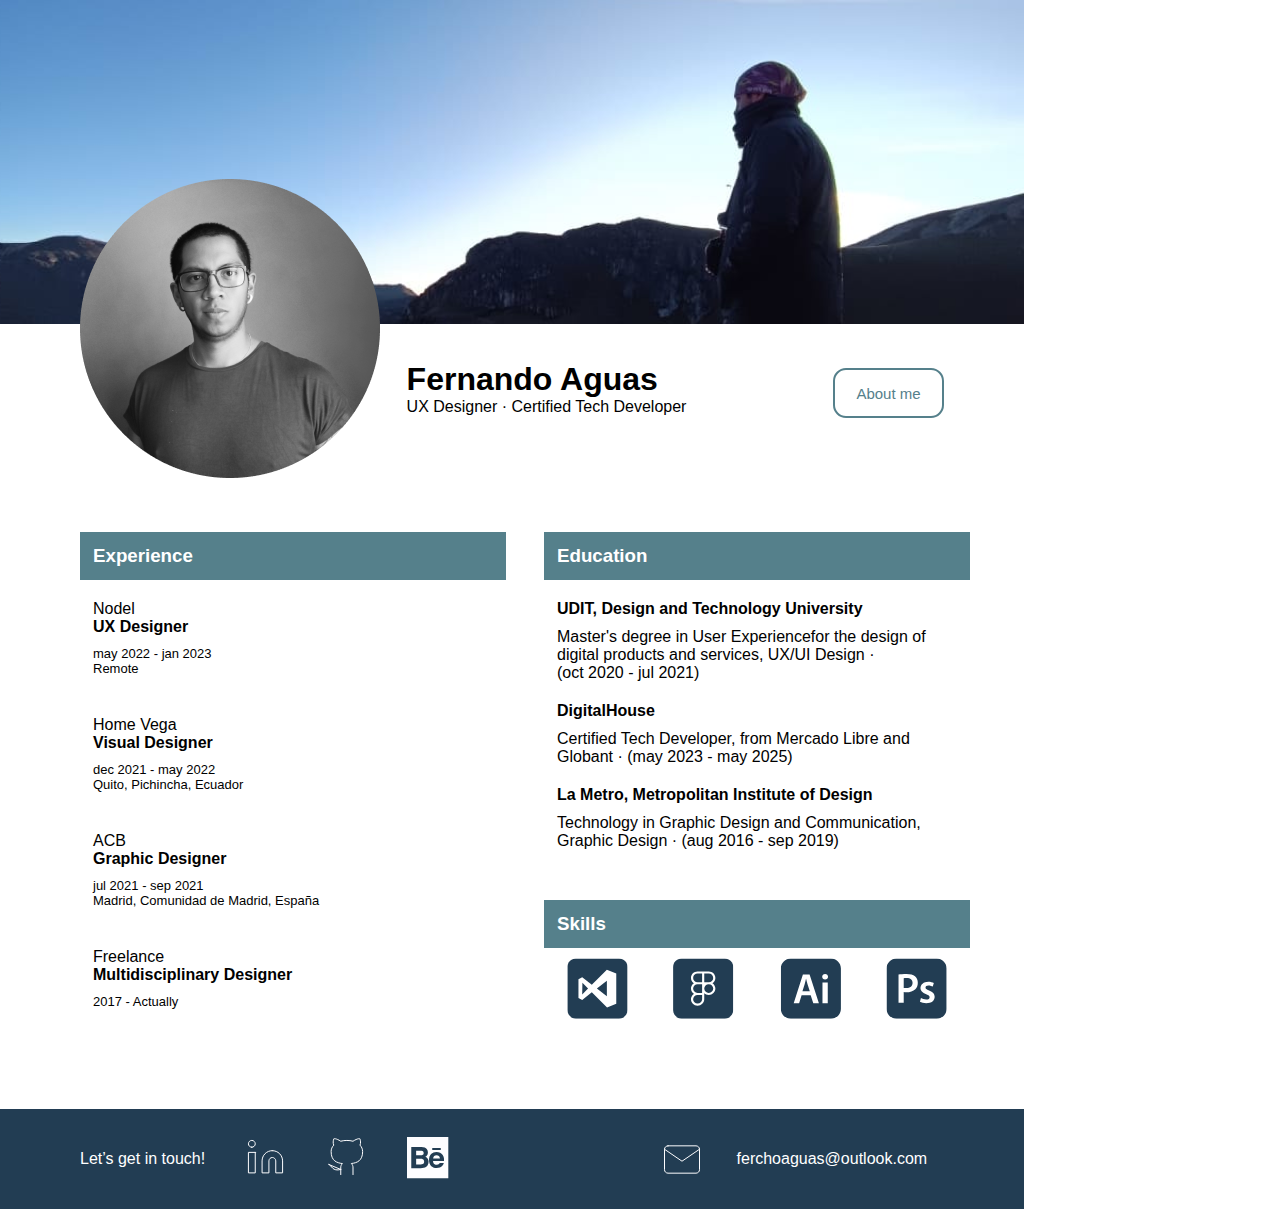
<file: Entrega 3/CV_FernandoAguas/index.html>
<!DOCTYPE html>
<html lang="en">
<head>
    <meta charset="UTF-8">
    <meta http-equiv="X-UA-Compatible" content="IE=edge">
    <meta name="viewport" content="width=device-width, initial-scale=1.0">
    <title>Document</title>
    <link rel="stylesheet" href="stylesheet.css">
    <!-- Enlace al Figma: https://www.figma.com/file/jrPgJFll0XR0YCOnnMSd3m/CV?type=design&node-id=0%3A1&t=0hviv243VobLPQNJ-1 -->
</head>
<body>

    <header>
        <!-- imagen cabecera -->
        <img src="Assets/header-foto.png" alt="Fotografía personal header">
        
        <!-- Foto, nombre, rol y botón hacia 'About me' -->
        <div id="infoHeader">
            <img src="Assets/perfil-foto.png" alt="Fotografía perfil">
            <div id="nombrePerfil">
                <h1>Fernando Aguas</h1>
                <p>UX Designer · Certified Tech Developer</p>
            </div>
            <a href="aboutMe.html">
                <button class="aboutMeBt">About me</button>
            </a>
        </div>
    </header>

    <main>
        <!-- Contenedor experiencia -->
        <div id="bloque">
            <h3>Experience</h3>
            <div id="lista">
                <p>Nodel</p>
                <p id="encabezado">UX Designer</p>
                <p id="detalles">may 2022 - jan 2023</p>
                <p id="detalles">Remote</p>
            </div>
            <div id="lista">
                <p>Home Vega</p>
                <p id="encabezado">Visual Designer</p>
                <p id="detalles">dec 2021 - may 2022</p>
                <p id="detalles">Quito, Pichincha, Ecuador</p>
            </div>
            <div id="lista">
                <p>ACB</p>
                <p id="encabezado">Graphic Designer</p>
                <p id="detalles">jul 2021 - sep 2021</p>
                <p id="detalles">Madrid, Comunidad de Madrid, España</p>
            </div>
            <div id="lista">
                <p>Freelance</p>
                <p id="encabezado">Multidisciplinary Designer</p>
                <p id="detalles">2017 - Actually</p>
            </div>
        </div>

        <!-- Contenedor educación -->
        <div id="bloque">
            <div>
                <h3>Education</h3>
                <div id="lista">
                    <p id="encabezado">UDIT, Design and Technology University</p>
                    <p>
                        Master's degree in User Experiencefor the design of 
                        digital products and services, UX/UI Design ·<br>(oct 2020 - jul 2021)
                    </p>
                </div>
                <div id="lista">
                    <p id="encabezado">DigitalHouse</p>
                    <p>Certified Tech Developer, from Mercado Libre and Globant · (may 2023 - may 2025)</p>
                </div>
                <div id="lista">
                    <p id="encabezado">La Metro, Metropolitan Institute of Design</p>
                    <p>Technology in Graphic Design and Communication, Graphic Design · (aug 2016 - sep 2019)</p>
                </div>
            </div>

            <!-- Contenedor skills -->
            <div id="skills">
                <h3>Skills</h3>
                <div id="skillsIconos">
                    <img src="Assets/vs-code-icon.svg" alt="Ícono Visual Studio Code">
                    <img src="Assets/figma-icon.svg" alt="Ícono Figma">
                    <img src="Assets/illustrator-icon.svg" alt="Ícono Illustrator">
                    <img src="Assets/photoshop-icon.svg" alt="Ícono Photoshop">
                </div>
            </div>
        </div>
    </main>

    <!-- Contenedor footer contacto -->
    <footer>
        <div id="redes">
            <p id="footerTx">Let’s get in touch!</p>
            <a href="https://www.linkedin.com/in/fernando-aguas-dg/">
                <img src="Assets/linkedin-icon.svg" alt="Ícono LinkedIn">
            </a>
            <a href="https://github.com/ferchoOaguas">
                <img src="Assets/github-icon.svg" alt="Ícono Github">
            </a>
            <a href="https://www.behance.net/fernandoaguasd">
                <img src="Assets/behance-icon.svg" alt="Ícono Behance">
            </a>
        </div>
        <div id="correo">
            <img src="Assets/mail-icon.svg" alt="Ícono Correo">
            <p id="footerTx">ferchoaguas@outlook.com</p>
        </div>
    </footer>
</body>
</html>
</file>
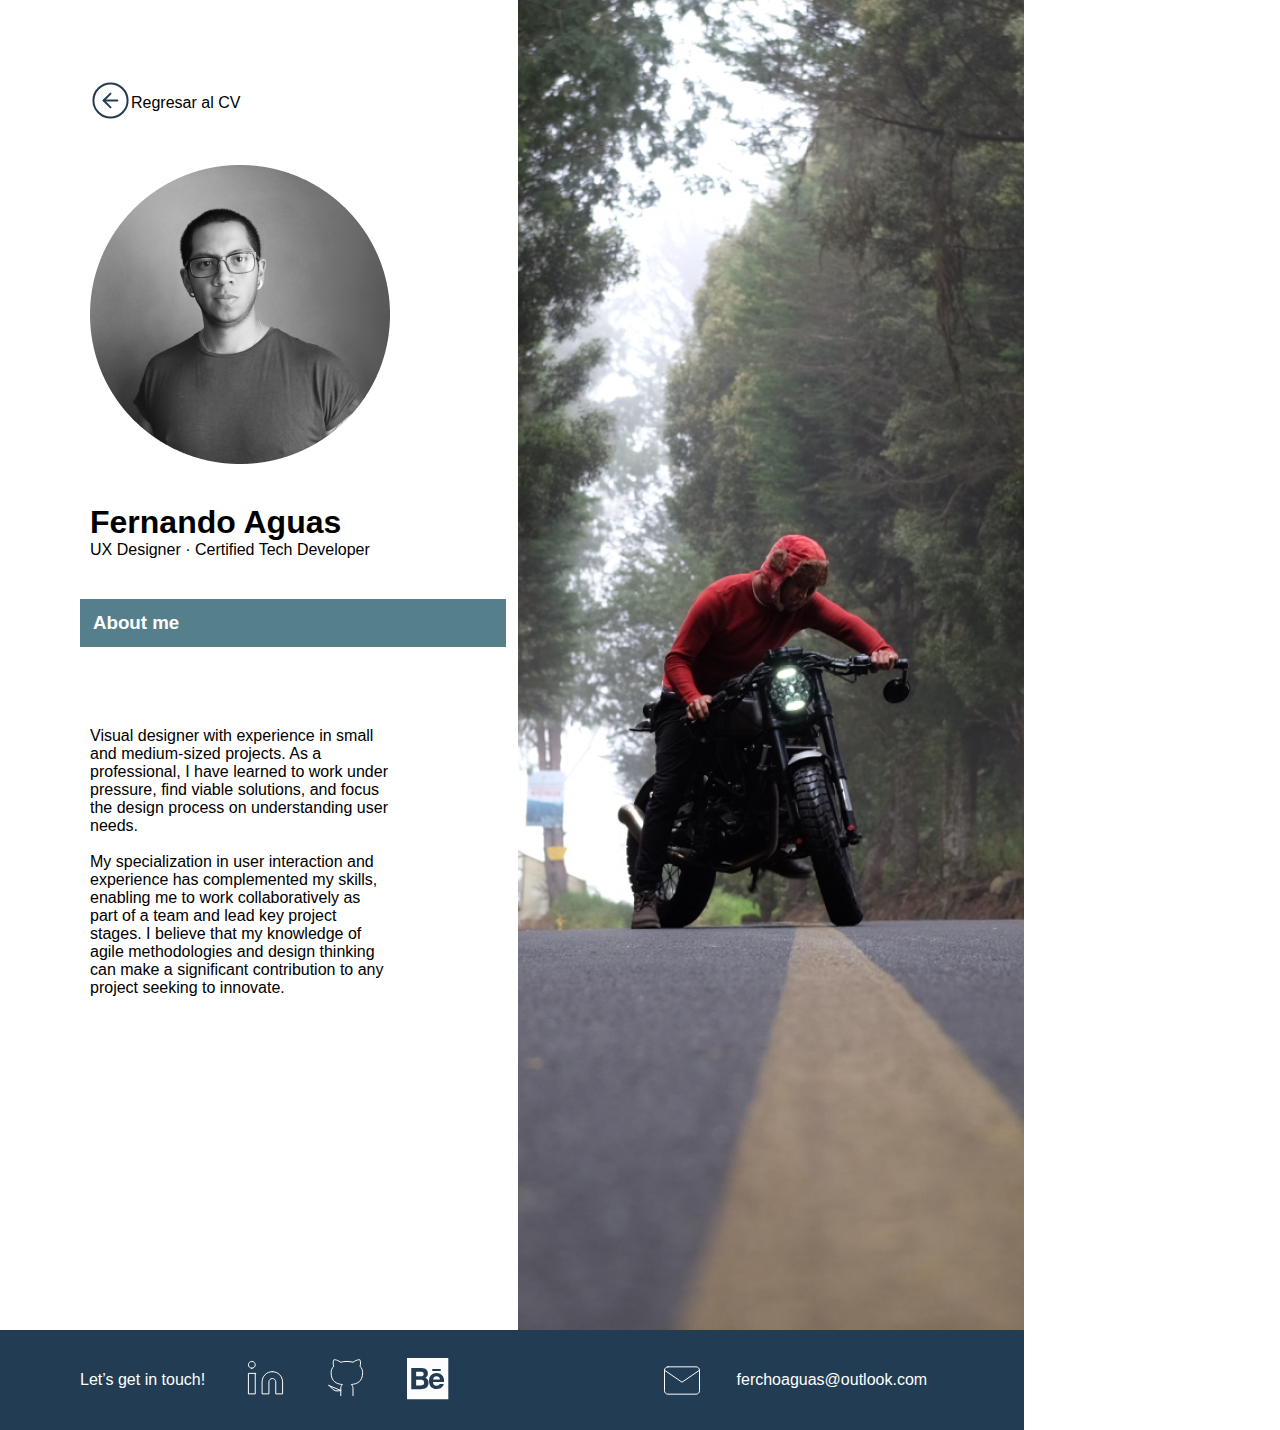
<file: Entrega 3/CV_FernandoAguas/aboutMe.html>
<!DOCTYPE html>
<html lang="en">
<head>
    <meta charset="UTF-8">
    <meta http-equiv="X-UA-Compatible" content="IE=edge">
    <meta name="viewport" content="width=device-width, initial-scale=1.0">
    <title>Document</title>
    <link rel="stylesheet" href="stylesheet.css">
</head>
<body>
    <!-- Contenedor principal -->
    <div class="aboutMe">
        <div id="descripcionPerfil">

            <!-- Boton hacia a index -->
            <div id="regresarBt">
                <a href="index.html">
                    <img src="Assets/back-bt.svg" alt="Botón regresar">
                </a>
                <p>Regresar al CV</p>
            </div>

            <!-- Foto, nombre, perfil y párrafo -->
            <img id="fotoAboutMe" src="Assets/perfil-foto.png" alt="Fotografía perfil">
            <h1>Fernando Aguas</h1>
            <p>UX Designer · Certified Tech Developer</p>
            <h3 id="aboutMeLb">About me</h3>
            <p id="aboutMeTx">
                Visual designer with experience in small and medium-sized projects. As a professional, I have learned to work under pressure, find viable solutions, and focus the design process on understanding user needs.
                <br><br>
                My specialization in user interaction and experience has complemented my skills, enabling me to work collaboratively as part of a team and lead key project stages. I believe that my knowledge of agile methodologies and design thinking can make a significant contribution to any project seeking to innovate.
            </p>
        </div>
        <!-- Imagen lateral -->
        <img src="Assets/about-me-foto.png" alt="Fotografía personal">
    </div>

    <!-- Comienzo footer -->
    <footer>
            <div id="redes">
                <p id="footerTx">Let’s get in touch!</p>
                <a href="https://www.linkedin.com/in/fernando-aguas-dg/">
                    <img src="Assets/linkedin-icon.svg" alt="Ícono LinkedIn">
                </a>
                <a href="https://github.com/ferchoOaguas">
                    <img src="Assets/github-icon.svg" alt="Ícono Github">
                </a>
                <a href="https://www.behance.net/fernandoaguasd">
                    <img src="Assets/behance-icon.svg" alt="Ícono Behance">
                </a>
            </div>
            <div id="correo">
                <img src="Assets/mail-icon.svg" alt="Ícono Correo">
                <p id="footerTx">ferchoaguas@outlook.com</p>
            </div>
        </footer>
</body>
</html>
</file>
<file: Entrega 3/CV_FernandoAguas/stylesheet.css>
*{
    margin: 0;
    padding: 0;
    font-family: 'open Sans', sans-serif;
}

/* Contenedor con foto, nombre, perfil 
y botón hacia 'About me' */
#infoHeader{    
    bottom: 142px;
    width: 1024px;
    height: 284px;
    padding-left: 80px;
    padding-right: 80px;
    position: relative;
    display: flex;
    justify-content: space-between;
    align-items: center;
    box-sizing: border-box;
}

#nombrePerfil{
    position: relative;
    right: 60px;
    top: 60px;
    box-sizing: border-box;
}

.aboutMeBt{
    position: relative;
    top: 65px;
    width: 111px;
    height: 50px;
    border-radius: 13px;
    padding: 13px;
    box-sizing: border-box;
    background-color: transparent;
    color: #55808B;
    border: #55808B solid 2px;
    font-style: normal;
    font-weight: 400;
    font-size: 15px;
    cursor: pointer;
}

.aboutMeBt:hover{
    background-color: #55808B;
    color: white;
}


/* Comienzo el contenido */
main{
    width: 1024px;
    bottom: 80px;
    padding-left: 80px;
    padding-right: 80px;
    display: flex;
    justify-content: space-between;
    align-items: start;
    position: relative;
    box-sizing: border-box;
}

/* Cabeceras */
h3{ 
    width: 400px;
    background: #55808B;
    color: white;
    padding: 13px;
}

#skills{
    margin-top: 30px;
}

/* Formato para mostrar lista de experiencia */
#bloque{
    position: relative;
    width: 400px;
    display: flex;
    flex-direction: column;
    align-items: start;
}

#lista{
    margin: 20px 13px;
}

#encabezado{
    margin-bottom: 10px;
    font-style: normal;
    font-weight: 700;
}

#detalles{
    font-style: normal;
    font-size: small;
}

/* Íconos skills */
#skillsIconos{
    display: flex;
    justify-content: space-around;
    padding-top: 10px;
}

/* Comienzo footer */
footer{
    display: flex;
    justify-content: space-between;
    align-items: center;
    flex-wrap: wrap;
    padding: 0px 80px;
    width: 1024px;
    height: 100px;
    background: #223D53;
    box-sizing: border-box;
}

#redes{
    display: flex;
    width: 369px;
    justify-content: space-between;
    align-items: center;
}

#correo{
    display: flex;
    width: 300px;
    justify-content: space-around;
    align-items: center;
}

#footerTx{
    color: white;
}

/* Pagina About Me */
.aboutMe{
    display: flex;
    align-items: start;
}

#descripcionPerfil{
    width: 518px;
    padding: 80px 20px 0px 90px;
    display: flex;
    flex-direction: column;
    align-items: start;
    box-sizing: border-box;
}

#regresarBt{
    display: flex;
    align-items: center;
}

#fotoAboutMe{
    display: flex;
    margin-top: 40px;
    margin-bottom: 40px;
}

#aboutMeLb{
    display: flex;
    position: relative;
    margin-top: 40px;
    margin-bottom: 80px;
    right: 10px;
}

#aboutMeTx{
    width: 300px;
}
</file>
